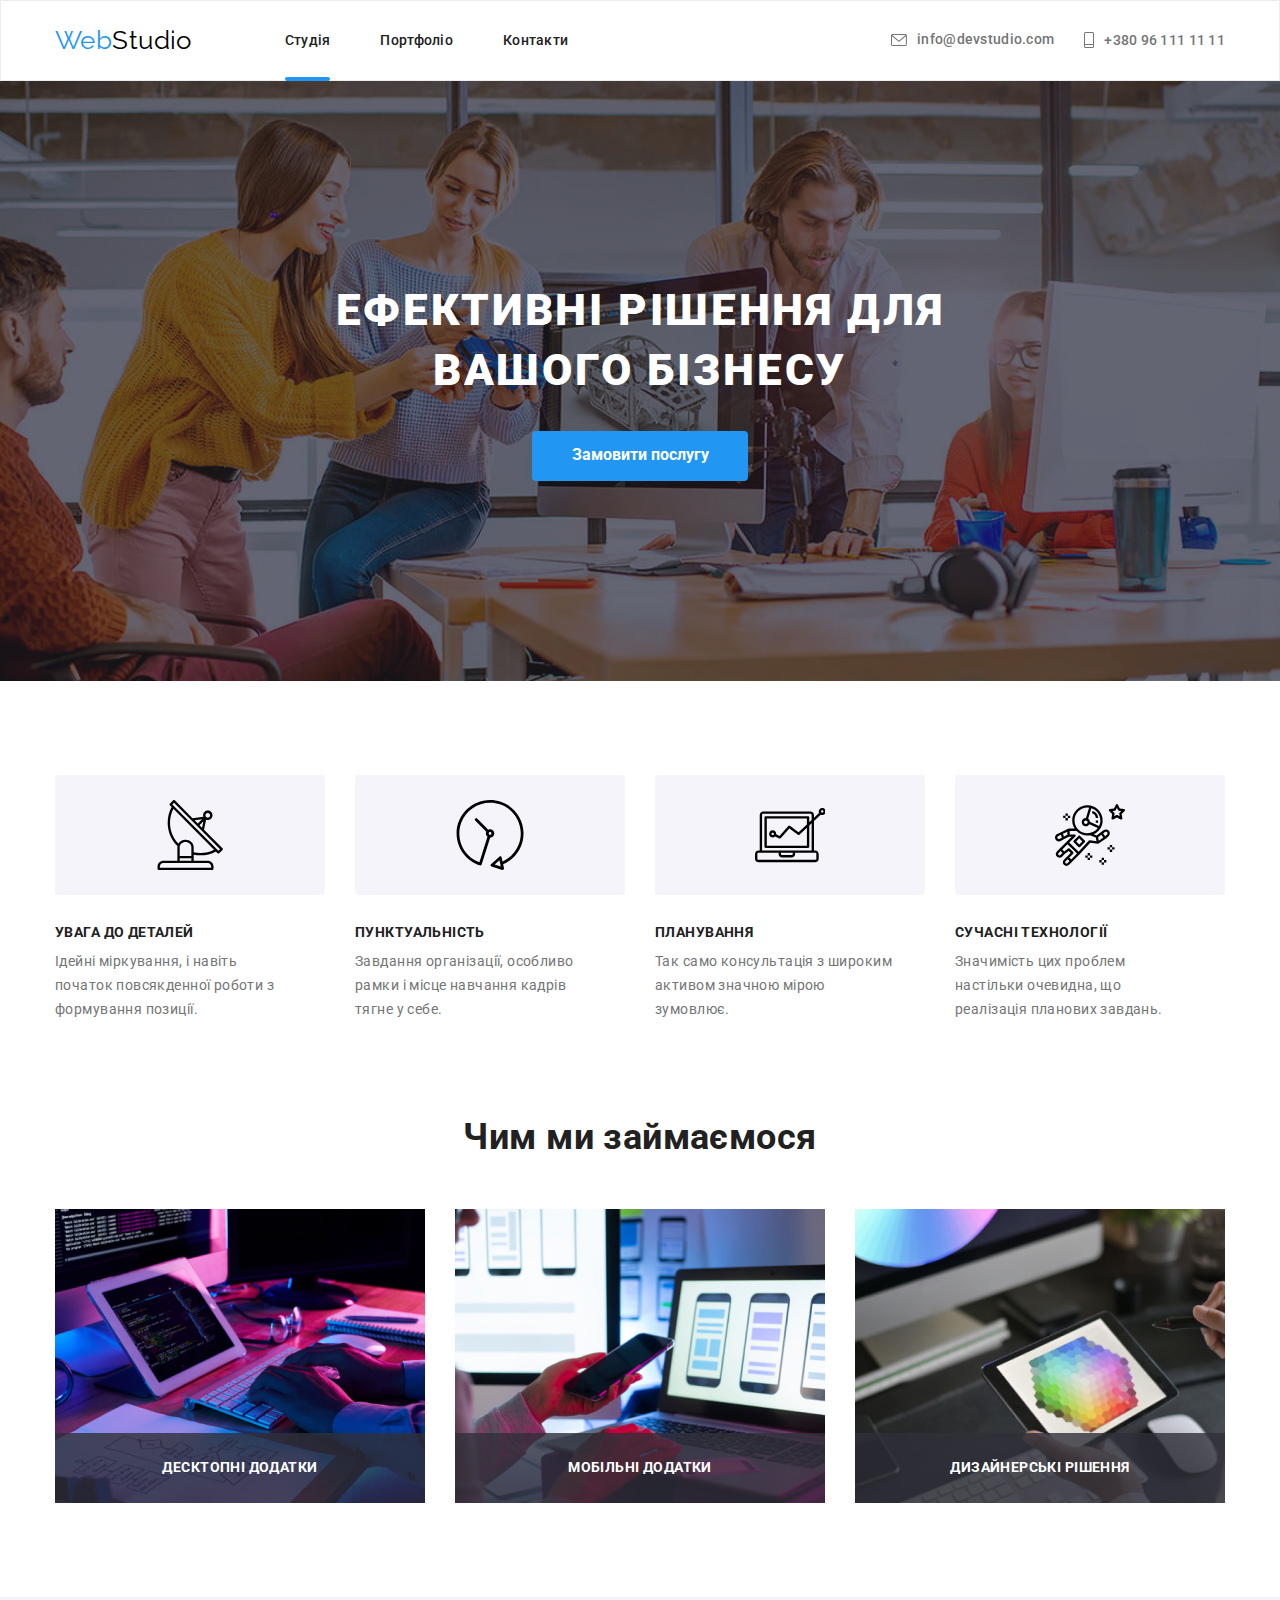
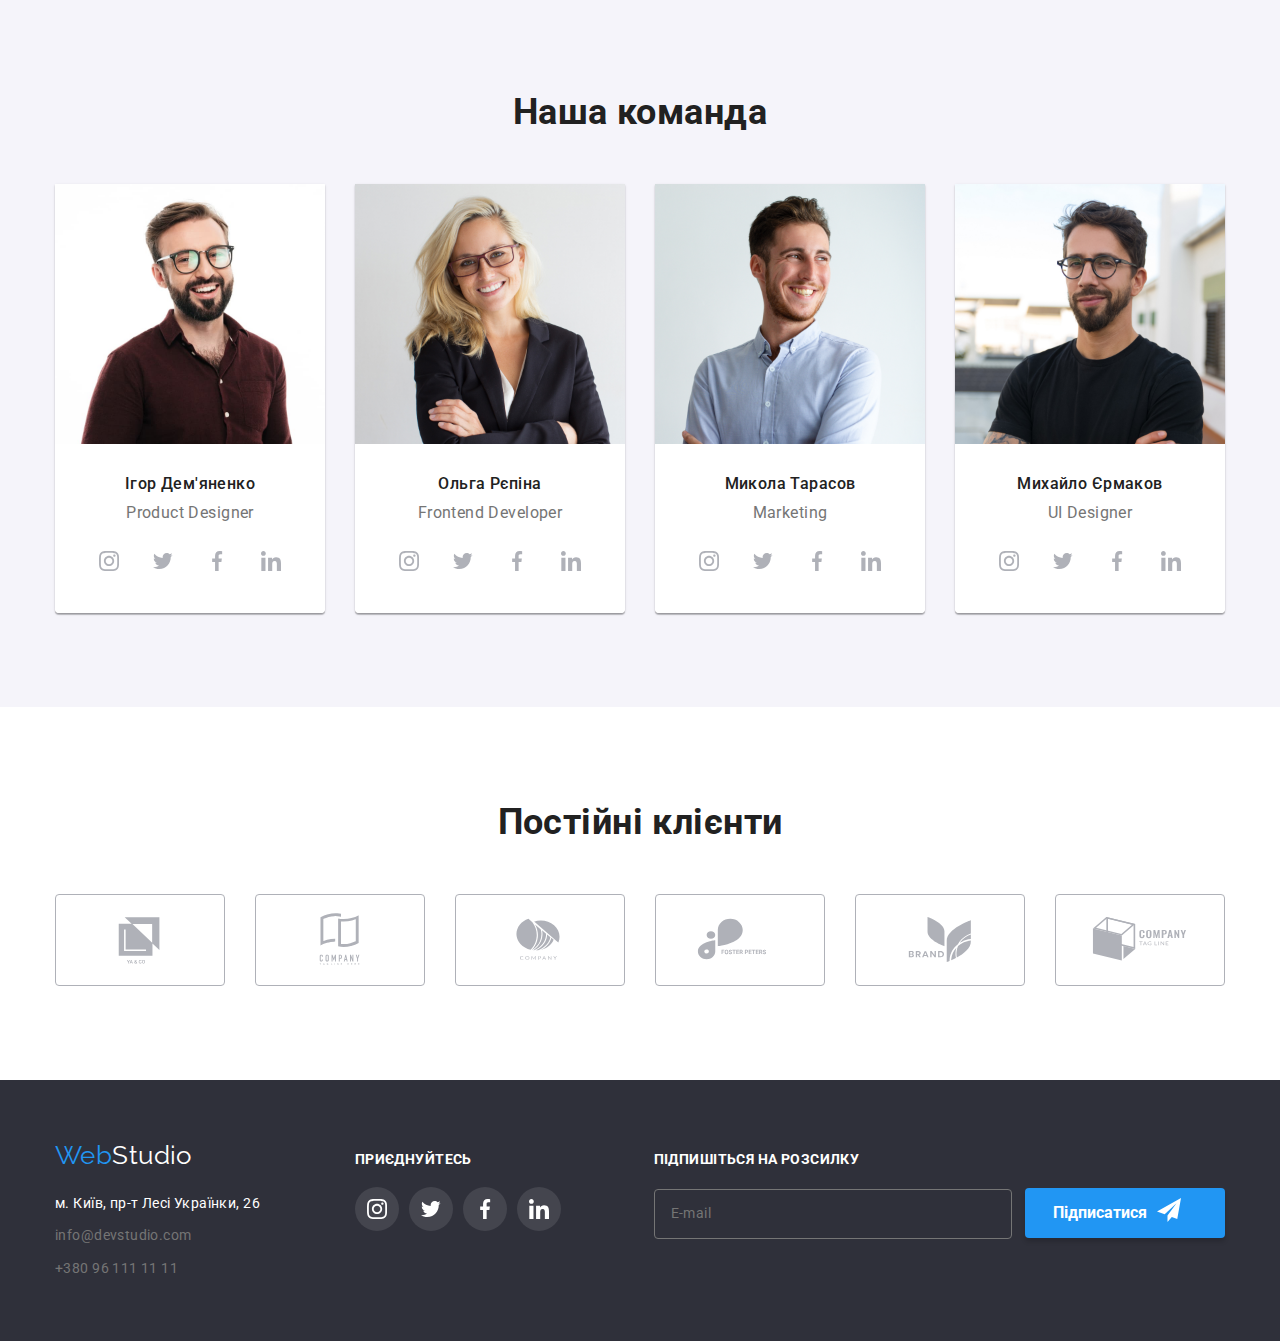
<file: index.html>
<!DOCTYPE html>
<html lang="uk">
  <head>
    <meta charset="UTF-8" />
    <meta http-equiv="X-UA-Compatible" content="IE=edge" />
    <meta name="viewport" content="width=device-width, initial-scale=1.0" />
    <title>WebStudio</title>
    <link rel="preconnect" href="https://fonts.googleapis.com" />
    <link rel="preconnect" href="https://fonts.gstatic.com" crossorigin />
    <link
      href="https://fonts.googleapis.com/css2?family=Raleway:wght@700&family=Roboto:wght@400;500;700;900&display=swap"
      rel="stylesheet"
    />
    <link
      rel="stylesheet"
      href="https://cdnjs.cloudflare.com/ajax/libs/modern-normalize/1.0.0/modern-normalize.min.css"
    />
    <link rel="stylesheet" href="./css/main.min.css" />
  </head>
  <body>

    <!-- Шапка сайту -->
    <header class="page-header header-link">
      <div class="container page-header__container">
        <a href="" class="logo logo--header">Web<span>Studio</span></a>
        <!-- Навігація -->
        <nav class="navigation">
          <ul class="navigation__list list">
            <li class="navigation__item">
              <a class="navigation__link navigation__link--current" href="./index.html">Студія</a>
            </li>
            <li class="navigation__item">
              <a class="navigation__link" href="./portfolio.html">Портфоліо</a>
            </li>
            <li class="navigation__item"><a class="navigation__link" href="#">Контакти</a></li>
          </ul>
        </nav>
        <ul class="contacts__list list">
          <li >
            <a class="contacts__link header-mail" href="mailto:info@devstudio.com"
              ><svg class="contacts__icon" width="16" height="12">
                <use href="./images/symbol-defs.svg#icon-envelope-1"></use>
              </svg>
              info@devstudio.com</a
            >
          </li>
          <li>
            <a class="contacts__link header-tel" href="tel:+380961111111"
              ><svg class="contacts__icon" width="10" height="16">
                <use href="./images/symbol-defs.svg#icon-tell"></use>
              </svg>
              +380 96 111 11 11</a
            >
          </li>
        </ul>
      </div>
    </header>

    <main>
      <!-- Герой -->
      <section class="hero">
        <div class="hero__wrap">
          <h1 class="hero__heading">Ефективні рішення для вашого бізнесу</h1>
          <button type="button" class="service" data-modal-open>Замовити послугу</button>
        </div>
      </section>

      <!-- Особливості -->
      <section class="feature">
        <div class="container">
          <h2 class="feature__caption">Особливості</h2>
          <ul class="feature__list">
            <li class="feature__item">
              <div class="feature__box">
                <svg class="feature__icon" width="70" height="70">
                  <use href="./images/symbol-defs.svg#icon-antena"></use>
                </svg>
              </div>
              <h3 class="feature__title">УВАГА ДО ДЕТАЛЕЙ</h3>
              <p class="feature__text">
                Ідейні міркування, і навіть початок повсякденної роботи з
                формування позиції.
              </p>
            </li>
            <li class="feature__item">
              <div class="feature__box">
                <svg class="feature__icon" width="70" height="70">
                  <use href="./images/symbol-defs.svg#icon-clock"></use>
                </svg>
              </div>
              <h3 class="feature__title">ПУНКТУАЛЬНІСТЬ</h3>
              <p class="feature__text">
                Завдання організації, особливо рамки і місце навчання кадрів
                тягне у себе.
              </p>
            </li>
            <li class="feature__item">
              <div class="feature__box">
                <svg class="feature__icon" width="70" height="70">
                  <use href="./images/symbol-defs.svg#icon-netbook"></use>
                </svg>
              </div>
              <h3 class="feature__title">ПЛАНУВАННЯ</h3>
              <p class="feature__text">
                Так само консультація з широким активом значною мірою зумовлює.
              </p>
            </li>

            <li class="feature__item">
              <div class="feature__box">
                <svg class="feature__icon" width="70" height="70">
                  <use href="./images/symbol-defs.svg#icon-astronaut"></use>
                </svg>
              </div>
              <h3 class="feature__title">СУЧАСНІ ТЕХНОЛОГІЇ</h3>
              <p class="feature__text">
                Значимість цих проблем настільки очевидна, що реалізація
                планових завдань.
              </p>
            </li>
          </ul>
        </div>
      </section>

      <!-- Чим ми займаємося -->
      <section class="trade">
        <div class="container">
          <h2 class="trade__caption">Чим ми займаємося</h2>
          <ul class="trade__list list">
            <li class="trade__item">
              <img
                src="images/img.jpg"
                alt="Програміст працює на ноутбуці"
                width="370"
                height="294"
              />
               <div class="trade__overlay">
                <h3 class="trade__title">Десктопні додатки</h3>
              </div>
              
                </li>
            </li>
            <li class="trade__item">
              
              <img
                src="images/img2.jpg"
                alt="Дизайнери розробляють додатки для смартфонів"
                width="370"
                height="294"
              />
              <div class="trade__overlay">
                <h3 class="trade__title">Мобільні додатки</h3>
              </div>
              
            </li>
            <li class="trade__item">
             
              <img
                src="images/img3.jpg"
                alt="Дизайнер працює над кольором"
                width="370"
                height="294"
              />
              <div class="trade__overlay">
                <h3 class="trade__title">Дизайнерські рішення</h3>
              </div>
              
            </li>
          </ul>
        </div>
      </section>

      <!-- Наша команда -->
      <section class="section section-staff">
        <div class="container">
          <h2 class="section-title">Наша команда</h2>

          <ul class="list staff staff-box">
            <li class="staff-img">
              
              <img
                src="./images/img_igor.jpg"
                alt="Студія"
                width="270"
                height="260"
              />
              <div class="staff-text">
                <h3 class="subtitle">Ігор Дем'яненко</h3>
                <p class="profession" lang="en">Product Designer</p>
                <ul class="social-list">
                  <li class="social-items">
                    <a
                      href="#"
                      class="social-links"
                      target="_blank"
                      rel="nofollow"
                      aria-label="instagram"
                      ><svg class="social-icon" width="20" height="20">
                        <use
                          href="./images/symbol-defs.svg#icon-instagram"
                        ></use>
                      </svg>
                    </a>
                  </li>

                  <li class="social-items">
                    <a
                      href="#"
                      class="social-links"
                      target="_blank"
                      rel="nofollow"
                      aria-label="twitter"
                      ><svg class="social-icon" width="20" height="20">
                        <use href="./images/symbol-defs.svg#icon-twitter"></use>
                      </svg>
                    </a>
                  </li>

                  <li class="social-items">
                    <a
                      href="#"
                      class="social-links"
                      target="_blank"
                      rel="nofollow"
                      aria-label="facebook"
                      ><svg class="social-icon" width="20" height="20">
                        <use
                          href="./images/symbol-defs.svg#icon-facebook"
                        ></use>
                      </svg>
                    </a>
                  </li>

                  <li class="social-items">
                    <a
                      href="#"
                      class="social-links"
                      target="_blank"
                      rel="nofollow"
                      aria-label="linkedin"
                      ><svg class="social-icon" width="20" height="20">
                        <use
                          href="./images/symbol-defs.svg#icon-linkedin"
                        ></use>
                      </svg>
                    </a>
                  </li>
                </ul>
              </div>
            
            </li>
          
            <li class="staff-img">
              <img
                src="./images/img_olga.jpg"
                alt="Студія"
                width="270"
                height="260"
              />
              <div class="staff-text">
                <h3 class="subtitle">Ольга Рєпіна</h3>
                <p class="profession" lang="en">Frontend Developer</p>
                <ul class="social-list">
                  <li class="social-items">
                    <a
                      href="#"
                      class="social-links"
                      target="_blank"
                      rel="nofollow"
                      aria-label="instagram"
                      ><svg class="social-icon" width="20" height="20">
                        <use
                          href="./images/symbol-defs.svg#icon-instagram"
                        ></use>
                      </svg>
                    </a>
                  </li>

                  <li class="social-items">
                    <a
                      href="#"
                      class="social-links"
                      target="_blank"
                      rel="nofollow"
                      aria-label="twitter"
                      ><svg class="social-icon" width="20" height="20">
                        <use href="./images/symbol-defs.svg#icon-twitter"></use>
                      </svg>
                    </a>
                  </li>

                  <li class="social-items">
                    <a
                      href="#"
                      class="social-links"
                      target="_blank"
                      rel="nofollow"
                      aria-label="facebook"
                      ><svg class="social-icon" width="20" height="20">
                        <use
                          href="./images/symbol-defs.svg#icon-facebook"
                        ></use>
                      </svg>
                    </a>
                  </li>

                  <li class="social-items">
                    <a
                      href="#"
                      class="social-links"
                      target="_blank"
                      rel="nofollow"
                      aria-label="linkedin"
                      ><svg class="social-icon" width="20" height="20">
                        <use
                          href="./images/symbol-defs.svg#icon-linkedin"
                        ></use>
                      </svg>
                    </a>
                  </li>
                </ul>
              </div>
            
            </li>
            <li class="staff-img">
              
              <img
                src="./images/img_mykola.jpg"
                alt="Студія"
                width="270"
                height="260"
              />
              <div class="staff-text">
                <h3 class="subtitle">Микола Тарасов</h3>
                <p class="profession" lang="en">Marketing</p>
                <ul class="social-list">
                  <li class="social-items">
                    <a
                      href="#"
                      class="social-links"
                      target="_blank"
                      rel="nofollow"
                      aria-label="instagram"
                      ><svg class="social-icon" width="20" height="20">
                        <use
                          href="./images/symbol-defs.svg#icon-instagram"
                        ></use>
                      </svg>
                    </a>
                  </li>

                  <li class="social-items">
                    <a
                      href="#"
                      class="social-links"
                      target="_blank"
                      rel="nofollow"
                      aria-label="twitter"
                      ><svg class="social-icon" width="20" height="20">
                        <use href="./images/symbol-defs.svg#icon-twitter"></use>
                      </svg>
                    </a>
                  </li>

                  <li class="social-items">
                    <a
                      href="#"
                      class="social-links"
                      target="_blank"
                      rel="nofollow"
                      aria-label="facebook"
                      ><svg class="social-icon" width="20" height="20">
                        <use
                          href="./images/symbol-defs.svg#icon-facebook"
                        ></use>
                      </svg>
                    </a>
                  </li>

                  <li class="social-items">
                    <a
                      href="#"
                      class="social-links"
                      target="_blank"
                      rel="nofollow"
                      aria-label="linkedin"
                      ><svg class="social-icon" width="20" height="20">
                        <use
                          href="./images/symbol-defs.svg#icon-linkedin"
                        ></use>
                      </svg>
                    </a>
                  </li>
                </ul>
              </div>
            
            </li>
            <li class="staff-img">
              
              <img
                src="./images/img_myhailo.jpg"
                alt="Студія"
                width="270"
                height="260"
              />
              <div class="staff-text">
                <h3 class="subtitle">Михайло Єрмаков</h3>
                <p class="profession" lang="en">UI Designer</p>
                <ul class="social-list">
                  <li class="social-items">
                    <a
                      href="#"
                      class="social-links"
                      target="_blank"
                      rel="nofollow"
                      aria-label="instagram"
                      ><svg class="social-icon" width="20" height="20">
                        <use
                          href="./images/symbol-defs.svg#icon-instagram"
                        ></use>
                      </svg>
                    </a>
                  </li>

                  <li class="social-items">
                    <a
                      href="#"
                      class="social-links"
                      target="_blank"
                      rel="nofollow"
                      aria-label="twitter"
                      ><svg class="social-icon" width="20" height="20">
                        <use href="./images/symbol-defs.svg#icon-twitter"></use>
                      </svg>
                    </a>
                  </li>

                  <li class="social-items">
                    <a
                      href="#"
                      class="social-links"
                      target="_blank"
                      rel="nofollow"
                      aria-label="facebook"
                      ><svg class="social-icon" width="20" height="20">
                        <use
                          href="./images/symbol-defs.svg#icon-facebook"
                        ></use>
                      </svg>
                    </a>
                  </li>

                  <li class="social-items">
                    <a
                      href="#"
                      class="social-links"
                      target="_blank"
                      rel="nofollow"
                      aria-label="linkedin"
                      ><svg class="social-icon" width="20" height="20">
                        <use
                          href="./images/symbol-defs.svg#icon-linkedin"
                        ></use>
                      </svg>
                    </a>
                  </li>
                </ul>
              </div>
              
            </li>
          </ul>
        </div>
      </section>

      <!-- Постійні клієнти -->
      <section class="section clients">
        <div class="container">
          <h2 class="section-title">Постійні клієнти</h2>
          <ul class="clients-list">
            <li class="clients-item">
              <a class="link-company" href="" target="_blank"
              rel="nofollow">
                <svg class="clients-svg" width="106" height="60">
                  <use href="./images/symbol-defs.svg#icon-yaco"></use>
                </svg>
              </a>
            </li>
            <li class="clients-item">
              <a class="link-company" href="" target="_blank"
              rel="nofollow">
                <svg class="clients-svg" width="106" height="60">
                  <use href="./images/symbol-defs.svg#icon-company"></use>
                </svg>
              </a>
            </li>
            <li class="clients-item">
              <a class="link-company" href="" target="_blank"
              rel="nofollow">
                <svg class="clients-svg" width="106" height="60">
                  <use href="./images/symbol-defs.svg#icon-company2"></use>
                </svg>
              </a>
            </li>
            <li class="clients-item">
              <a class="link-company" href="" target="_blank"
              rel="nofollow">
                <svg class="clients-svg" width="106" height="60">
                  <use href="./images/symbol-defs.svg#icon-foster"></use>
                </svg>
              </a>
            </li>
            <li class="clients-item">
              <a class="link-company" href="" target="_blank"
              rel="nofollow">
                <svg class="clients-svg" width="106" height="60">
                  <use href="./images/symbol-defs.svg#icon-brand"></use>
                </svg>
              </a>
            </li>
            <li class="clients-item">
              <a class="link-company" href="" target="_blank"
              rel="nofollow">
                <svg class="clients-svg" width="106" height="60">
                  <use
                    href="./images/symbol-defs.svg#icon-companytagline"
                  ></use>
                </svg>
              </a>
            </li>
          </ul>
        </div>
      </section>
    </main>

    <!-- Адрес -->
    <footer class="footer-list">
      <div class="page-footer__container  container">
        <address>
          <a href="" class="logo logo--footer"
            >Web<span>Studio</span></a
          >
          <ul class="list footer-nav">
            <li class="contacts city">
              <a href="" >м. Київ, пр-т Лесі Українки, 26</a>
            </li>
            <li class="contacts">
              <a href="mailto:info@devstudio.com"
                >info@devstudio.com</a
              >
            </li>
            <li class="contacts">
              <a href="tel:+380961111111" >+380 96 111 11 11</a>
            </li>
          </ul>
        </address>
        <div class="footer-title">
          <p class="footer-caption">Приєднуйтесь</p>
          <ul class="aside-list">
            <li class="aside-items">
              <a href="#" class="aside-links"
              target="_blank"
              rel="nofollow"
              aria-label="instagram"
                ><svg class="aside-icon" width="20" height="20">
                  <use href="./images/symbol-defs.svg#icon-instagram"></use>
                </svg>
              </a>
            </li>

            <li class="aside-items">
              <a href="#" class="aside-links" 
              target="_blank"
              rel="nofollow"
              aria-label="twitter"
                ><svg class="aside-icon" width="20" height="20">
                  <use href="./images/symbol-defs.svg#icon-twitter"></use>
                </svg>
              </a>
            </li>

            <li class="aside-items">
              <a href="#" class="aside-links"
              target="_blank"
              rel="nofollow"
              aria-label="facebook"
                ><svg class="aside-icon" width="20" height="20">
                  <use href="./images/symbol-defs.svg#icon-facebook"></use>
                </svg>
              </a>
            </li>

            <li class="aside-items">
              <a href="#" class="aside-links"
              target="_blank"
              rel="nofollow"
              aria-label="linkedin"
                ><svg class="aside-icon" width="20" height="20">
                  <use href="./images/symbol-defs.svg#icon-linkedin"></use>
                </svg>
              </a>
            </li>
          </ul>
        </div>

        <div class="subscription">
          <p class="social-text">Підпишіться на розсилку</p>
          <form class="form" autocomplete="off">
            <label class="form-field-footer">
             <input type="email" class="form-input"
                name="Email-for-subscription"
                placeholder="E-mail"
              />
            </label>

            <button type="submit" class="button button-send">
              Підписатися
              <svg class="send-icon" width="24" height="24">
                <use href="./images/icons.svg#icon-send"></use>
              </svg>
            </button>
          </form>
        </div>
      </div>
    </footer>

    <!-- Модальне вікно -->

    <div class="backdrop is-hidden" data-modal>
      <div class="modal">
        <button class="btn-close" type="button" aria-label="Закрити" data-modal-close>
          <svg class="icon-close" width="11" height="11">
            <use href="./images/symbol-defs.svg#icon-close"></use>
          </svg>
        </button>

        <form class="form" autocomplete="off">
          <p class="modal-title">Залиште свої дані, ми вам передзвонимо</p>
          <div class="form-field">
            <label class="modal-label" for="user-name">Ім'я</label>
             <input
                class="modal-input"
                type="text"
                name="user-name"
                id="user-name"
              />
              <svg class="modal-icon" width="18" height="18">
                <use href="./images/icons.svg#icon-person"></use>
              </svg>
          </div>
          
          <div class="form-field">
            <label class="modal-label" for="user-phone">Телефон</label>
            <input
              class="modal-input"
              type="tel"
              name="user-phone"
              id="user-phone"
            />
            <svg class="modal-icon" width="18" height="18">
              <use href="./images/icons.svg#icon-phoneblack"></use>
            </svg>
          </div>
          
          <div class="form-field">
            <label class="modal-label" for="user-mail">Пошта</label>
              <input
                class="modal-input"
                type="email"
                name="user-mail"
                id="user-mail"
              />
              <svg class="modal-icon" width="18" height="18">
                <use href="./images/icons.svg#icon-email"></use>
              </svg>
          </div>

          <div class="form-field">
            <label class="modal-label" for="user-comment">Коментар</label>
            <textarea
              class="comment"
              name="user-comment"
              id="user-comment"
              rows="9"
              placeholder="Введіть текст"
            ></textarea>
          </div>
          
          <div class="form-field-check">
            <label class="checkbox-label" for="check">
            <input class="checkbox-input" type="checkbox" name="check" id="check"/>
            <span class="checkbox-icon"></span>
            Погоджуюся з розсилкою та приймаю <a class="checkbox-link" 
            href=""> Умови договору</a>
           </label>
          </div>
          
          <button class="modal-form-button" type="submit">Відправити</button>

        </form>
      </div>
    </div>
    <script src="./js/modal.js"></script>
  </body>
</html>
</file>
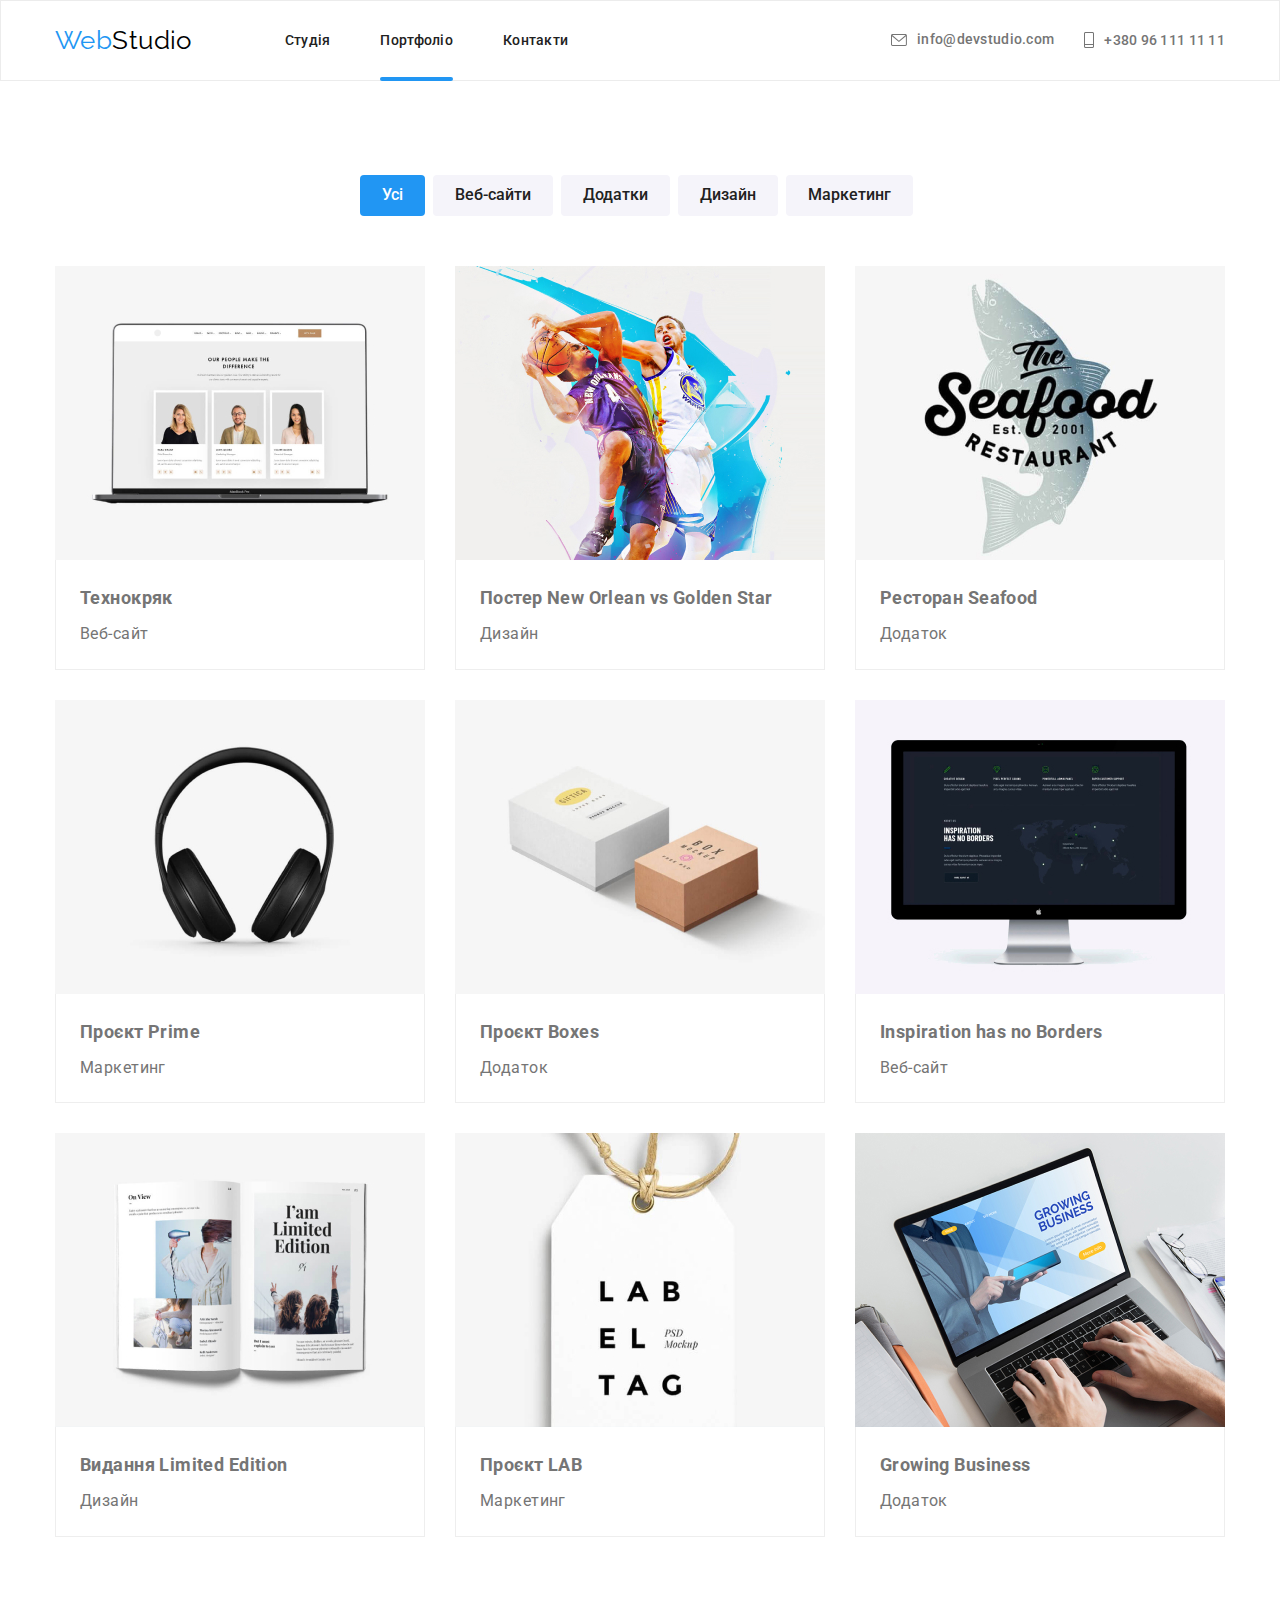
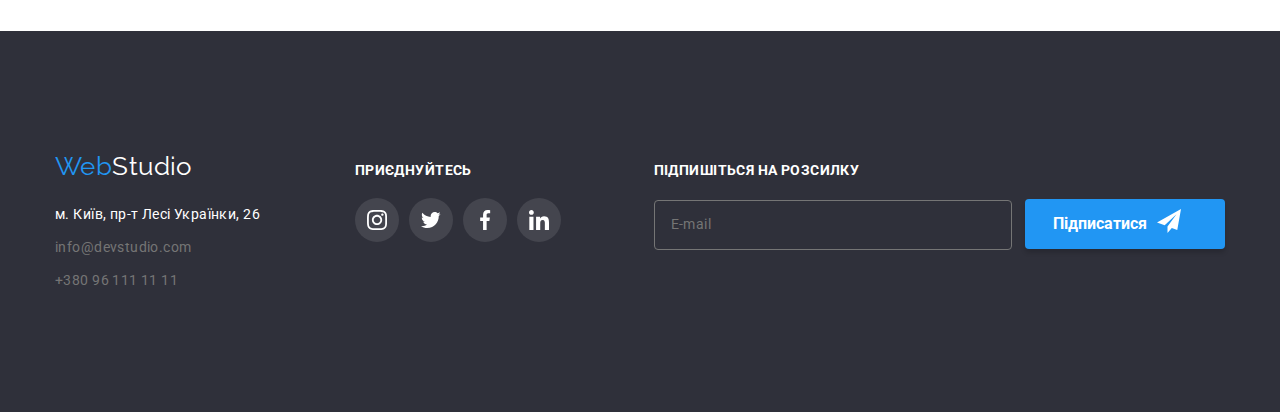
<file: portfolio.html>
<!DOCTYPE html>
<html lang="en">
<head>
    <meta charset="UTF-8">
    <meta http-equiv="X-UA-Compatible" content="IE=edge">
    <meta name="viewport" content="width=device-width, initial-scale=1.0">
    <title>WebStudio</title>
    <link rel="preconnect" href="https://fonts.googleapis.com">
    <link rel="preconnect" href="https://fonts.gstatic.com" crossorigin>
    <link href="https://fonts.googleapis.com/css2?family=Raleway:wght@700&family=Roboto:wght@400;500;700;900&display=swap" rel="stylesheet">
    <link rel="stylesheet" href="https://cdnjs.cloudflare.com/ajax/libs/modern-normalize/1.0.0/modern-normalize.min.css"/>
    <link rel="stylesheet" href="./css/main.min.css"/>
</head>
<body>
    <!-- Шапка сайту -->
    <header class="page-header header-link">
      <div class="container page-header__container">
        <a href="" class="logo logo--header">Web<span>Studio</span></a>
        <!-- Навігація -->
        <nav class="navigation">
          <ul class="navigation__list list">
            <li class="navigation__item">
              <a class="navigation__link" href="./index.html">Студія</a>
            </li>
            <li class="navigation__item">
              <a class="navigation__link navigation__link--current" href="./portfolio.html">Портфоліо</a>
            </li>
            <li class="navigation__item"><a class="navigation__link" href="#">Контакти</a></li>
          </ul>
        </nav>
        <ul class="contacts__list list">
          <li >
            <a class="contacts__link header-mail" href="mailto:info@devstudio.com"
              ><svg class="contacts__icon" width="16" height="12">
                <use href="./images/symbol-defs.svg#icon-envelope-1"></use>
              </svg>
              info@devstudio.com</a
            >
          </li>
          <li>
            <a class="contacts__link header-tel" href="tel:+380961111111"
              ><svg class="contacts__icon" width="10" height="16">
                <use href="./images/symbol-defs.svg#icon-tell"></use>
              </svg>
              +380 96 111 11 11</a
            >
          </li>
        </ul>
      </div>
    </header>
      <main>
        <h1 class="hidden">Портфоліо</h1>
        <section class="section">
          <div class="container">
          <ul class="list portfolio-nav">
            <li><button type="button" class="portfolio-button button-all">Усі</button></li>
            <li><button type="button" class="portfolio-button">Веб-сайти</button></li>
            <li><button type="button" class="portfolio-button">Додатки</button></li>
            <li><button type="button" class="portfolio-button">Дизайн</button></li>
            <li><button type="button" class="portfolio-button">Маркетинг</button></li>
          </ul>

          
          <ul class="list card-set">
            <li class="pictures">
             <a href="">
            <div class="projects-thumb">
              <img src="./images/imgP1.jpg" alt="Веб-сайт"
              width="370"
              height="294"
             />
             <div class="projects-overlay">
              <p class="projects-overlay-text">
                Ресурс пропонує комплексні пропозиції з різним рівнем функціоналу та сервісів. Все це дозволить відвідувачу отримати вичерпні відомості про компанію чи приватну особу.
             </p>
              </div>  
            </div>

             <div class="card-items">
              <h2 class="card-text">Технокряк</h2>
              <p class="about-card">Веб-сайт</p>
             </div>
             </a>  
           </li>
            
           <li class="pictures">
            <a href="">
           <div class="projects-thumb">
             <img src="./images/imgP2.jpg" alt="Дизайн постеру"
             width="370"
             height="294"
             />
             <div class="projects-overlay">
              <p class="projects-overlay-text">
                Ресурс пропонує комплексні пропозиції з різним рівнем функціоналу та сервісів. Все це дозволить відвідувачу отримати вичерпні відомості про компанію чи приватну особу.
             </p>
              </div>  
            </div>

             <div class="card-items">
              <h2 class="card-text">Постер New Orlean vs Golden Star</h2>
              <p class="about-card">Дизайн</p>
            </div>
             </a>
            </li>
          
            <li class="pictures">
              <a href="">
            <div class="projects-thumb">
             <img src="./images/imgP3.jpg" alt="Додаток ресторану Seafood"
             width="370"
             height="294"
             />
             <div class="projects-overlay">
              <p class="projects-overlay-text">
                Ресурс пропонує комплексні пропозиції з різним рівнем функціоналу та сервісів. Все це дозволить відвідувачу отримати вичерпні відомості про компанію чи приватну особу.
             </p>
              </div>  
            </div>

             <div class="card-items">
              <h2 class="card-text">Ресторан Seafood</h2>
              <p class="about-card">Додаток</p>
            </div>
             </a>
            </li>

            <li class="pictures">
            <a href="">
            <div class="projects-thumb">
              <img src="./images/imgP4.jpg" alt="Зображення навушників"
              width="370"
              height="294"
             />
              <div class="projects-overlay">
              <p class="projects-overlay-text">
                Ресурс пропонує комплексні пропозиції з різним рівнем функціоналу та сервісів. Все це дозволить відвідувачу отримати вичерпні відомості про компанію чи приватну особу.
             </p>
              </div>  
            </div>

            <div class="card-items">
              <h2 class="card-text">Проєкт Prime</h2>
              <p class="about-card">Маркетинг</p>
            </div>
             </a>
            </li>
          
            <li class="pictures">
              <a href="">
            <div class="projects-thumb">
             <img src="./images/imgP5.jpg" alt="Додаток Boxes"
             width="370"
             height="294"
             />
              <div class="projects-overlay">
              <p class="projects-overlay-text">
                Ресурс пропонує комплексні пропозиції з різним рівнем функціоналу та сервісів. Все це дозволить відвідувачу отримати вичерпні відомості про компанію чи приватну особу.
             </p>
              </div>  
            </div>

             <div class="card-items">
              <h2 class="card-text">Проєкт Boxes</h2>
              <p class="about-card">Додаток</p>
            </div>
             </a> 
            </li>
            

            <li class="pictures">
              <a href="">
            <div class="projects-thumb">
              <img src="./images/imgP6.jpg" alt="Веб-сайт"
              width="370"
              height="294"
              />
              <div class="projects-overlay">
                <p class="projects-overlay-text">
                  Ресурс пропонує комплексні пропозиції з різним рівнем функціоналу та сервісів. Все це дозволить відвідувачу отримати вичерпні відомості про компанію чи приватну особу.
               </p>
              </div>  
            </div>

              <div class="card-items">
                <h2 class="card-text">Inspiration has no Borders</h2>
                <p class="about-card">Веб-сайт</p>
              </div>
              </a>
            </li>

            <li class="pictures">
              <a href="">
             <div class="projects-thumb">
               <img src="./images/imgP7.jpg" alt="Дизайн видання Limited Edition"
               width="370"
               height="294"
               />
               <div class="projects-overlay">
                <p class="projects-overlay-text">
                  Ресурс пропонує комплексні пропозиції з різним рівнем функціоналу та сервісів. Все це дозволить відвідувачу отримати вичерпні відомості про компанію чи приватну особу.
               </p>
                </div>  
              </div>

               <div class="card-items">
                <h2 class="card-text">Видання Limited Edition</h2>
                <p class="about-card">Дизайн</p>
              </div> 
               </a>
            </li>
           

            <li class="pictures">
              <a href="">
             <div class="projects-thumb">
                <img src="./images/imgP8.jpg" alt="Маркетинг проєкту LAB"
                width="370"
                height="294"
               />
               <div class="projects-overlay">
                <p class="projects-overlay-text">
                  Ресурс пропонує комплексні пропозиції з різним рівнем функціоналу та сервісів. Все це дозволить відвідувачу отримати вичерпні відомості про компанію чи приватну особу.
               </p>
                </div>  
              </div>

               <div class="card-items">
                <h2 class="card-text">Проєкт LAB</h2>
                <p class="about-card">Маркетинг</p>
              </div> 
              </a>
            </li>
            

            <li class="pictures">
              <a href="">
             <div class="projects-thumb">
              <img src="./images/imgP9.jpg" alt="Додаток Growing Business"
              width="370"
              height="294"
              />
              <div class="projects-overlay">
                <p class="projects-overlay-text">
                  Ресурс пропонує комплексні пропозиції з різним рівнем функціоналу та сервісів. Все це дозволить відвідувачу отримати вичерпні відомості про компанію чи приватну особу.
               </p>
                </div>  
              </div>

              <div class="card-items">
                <h2 class="card-text">Growing Business</h2>
                <p class="about-card">Додаток</p>
              </div>
              </a>
            </li>

          </ul>
        </div>
        </section>

      </main>




      <!-- Адрес -->
          <section class="footer-list"> 
            <footer class="footer-list">
              <div class="page-footer__container  container">
                <address>
                  <a href="" class="logo logo--footer"
                    >Web<span>Studio</span></a
                  >
                  <ul class="list footer-nav">
                    <li class="contacts city">
                      <a href="" >м. Київ, пр-т Лесі Українки, 26</a>
                    </li>
                    <li class="contacts">
                      <a href="mailto:info@devstudio.com"
                        >info@devstudio.com</a
                      >
                    </li>
                    <li class="contacts">
                      <a href="tel:+380961111111" >+380 96 111 11 11</a>
                    </li>
                  </ul>
                </address>
                <div class="footer-title">
                  <p class="footer-caption">Приєднуйтесь</p>
                  <ul class="aside-list">
                    <li class="aside-items">
                      <a href="#" class="aside-links"
                      target="_blank"
                      rel="nofollow"
                      aria-label="instagram"
                        ><svg class="aside-icon" width="20" height="20">
                          <use href="./images/symbol-defs.svg#icon-instagram"></use>
                        </svg>
                      </a>
                    </li>
        
                    <li class="aside-items">
                      <a href="#" class="aside-links" 
                      target="_blank"
                      rel="nofollow"
                      aria-label="twitter"
                        ><svg class="aside-icon" width="20" height="20">
                          <use href="./images/symbol-defs.svg#icon-twitter"></use>
                        </svg>
                      </a>
                    </li>
        
                    <li class="aside-items">
                      <a href="#" class="aside-links"
                      target="_blank"
                      rel="nofollow"
                      aria-label="facebook"
                        ><svg class="aside-icon" width="20" height="20">
                          <use href="./images/symbol-defs.svg#icon-facebook"></use>
                        </svg>
                      </a>
                    </li>
        
                    <li class="aside-items">
                      <a href="#" class="aside-links"
                      target="_blank"
                      rel="nofollow"
                      aria-label="linkedin"
                        ><svg class="aside-icon" width="20" height="20">
                          <use href="./images/symbol-defs.svg#icon-linkedin"></use>
                        </svg>
                      </a>
                    </li>
                  </ul>
                </div>

                <div class="subscription">
                  <p class="social-text">Підпишіться на розсилку</p>
                  <form class="form" autocomplete="off">
                    <label class="form-field-footer">
                     <input type="email" class="form-input"
                        name="Email-for-subscription"
                        placeholder="E-mail"
                      />
                    </label>
        
                    <button type="submit" class="button button-send">
                      Підписатися
                      <svg class="send-icon" width="24" height="24">
                        <use href="./images/icons.svg#icon-send"></use>
                      </svg>
                    </button>
                  </form>
                </div>

              </div>
            </footer>
          </section>
          
</body>
</html>
</file>
<file: css/main.min.css>
body{background-color:var(--primary-bg-color);color:var(--primary-text-color);font-family:"Roboto",sans-serif;font-size:14px;letter-spacing:.03em;line-height:1.71}h1,h2,h3,h4,h5,h6,p{margin:0;padding:0}address{font-style:normal}p{margin:0}button{font-family:inherit;padding:0;margin:0}img{display:block;width:100%;height:auto}ul{list-style:none;padding:0;margin:0}a{text-decoration:none;color:inherit}button{cursor:pointer;border-radius:4px}.container{max-width:1200px;margin:0 auto;padding:0 15px}.section{padding-top:94px;padding-bottom:94px}.section-title{font-weight:700;font-size:36px;line-height:1.2;text-align:center;margin-bottom:50px}.hidden{position:absolute;white-space:nowrap;width:1px;height:1px;overflow:hidden;border:0;padding:0;clip:rect(0 0 0 0);clip-path:inset(50%);margin:-1px}.page-header__container{display:flex;align-items:center;justify-content:center}.page-footer__container{display:flex;align-items:baseline;flex-basis:calc((50% - 45px)/2)}.logo,.contacts__link,.navigation__link{text-decoration:none}.trade__list,.feature__list,.navigation__list,.contacts__list{list-style:none;margin:0;padding:0}.trade,.feature,.hero{padding-top:94px;padding-bottom:94px}.feature__caption{position:absolute;width:1px;height:1px;margin:-1px;padding:0;border:0;clip:rect(0 0 0 0);overflow:hidden}.feature{padding-bottom:0}:root{--primary-text-color: #212121;--secondary-text-color: #757575;--accent-color: #2196F3;--primary-bg-color: #ffffff;--border-white-color: #ECECEC;--icon-grey-color: #afb1b8;--timing-function: cubic-bezier(0.4, 0, 0.2, 1)}.page-header{border:1px solid var(--border-white-color);background-color:var(--primary-bg-color)}.header-link{--header-padding: 24px;padding:var(--header-padding) 0}.navigation{display:flex;align-items:center}.navigation__item:not(:last-child){margin-right:50px}.navigation__link{position:relative}.navnavigation__list .navigation__link .contacts__list{transition:color 250ms var(--timing-function)}.navigation__list .navigation__link.current{color:var(--accent-color)}.navigation__link--current::after{content:"";position:absolute;left:0;bottom:calc(0px - var(--header-padding) - 9px);display:block;width:100%;height:4px;background-color:var(--accent-color);border-radius:2px}.navigation__list,.contacts__list{display:flex;font-weight:500;font-size:14px;line-height:1.1;letter-spacing:.02em}.navigation__link{color:var(--primary-text-color);transition-property:color;transition-duration:250ms;transition-timing-function:var(--timing-function)}.navigation__link:hover,.navigation__link:focus{color:var(--accent-color)}.navigation__link:not(:last-child){margin-right:50px}.contacts__list{margin-left:auto}.contacts__link{color:var(--secondary-text-color);display:flex;align-items:center;justify-content:center;transition-property:color;transition-duration:250ms;transition-timing-function:var(--timing-function)}.contacts__link:hover,.contacts__link:focus{color:var(--accent-color)}.contacts__icon{fill:currentColor;margin-right:10px}.header-mail{margin-right:30px}.footer-list{background-color:#2f303a;padding-top:60px;padding-bottom:60px}.footer-row{display:flex;align-items:center;flex-basis:calc((50% - 45px)/2)}.footer-nav{font-weight:400;font-size:14px;line-height:1.7;color:rgba(255,255,255,.6);margin-top:20px}.contacts{font-style:normal;font-weight:400;font-size:14px;transition-property:color;transition-duration:250ms;transition-timing-function:var(--timing-function)}.contacts{color:var(--secondary-text-color);font-style:normal}.city{color:var(--primary-bg-color)}.contacts:not(:last-child){margin-bottom:9px}.contacts:hover,.contacts:focus{color:#fff}.footer-caption{font-weight:700;font-size:14px;line-height:1.1;text-transform:uppercase;color:#fff;margin-bottom:20px}.footer-title{margin-left:70px}.aside-list{display:flex;justify-content:center;align-items:center}.aside-items:not(:first-child){margin-left:10px}.aside-links{width:44px;height:44px;border-radius:50%;display:flex;justify-content:center;align-items:center;color:var(--primary-bg-color);background:rgba(255,255,255,.1);transition-property:background-color;transition-duration:250ms;transition-timing-function:var(--timing-function)}.aside-icon{fill:currentColor}.aside-links:hover,.aside-links:focus{color:var(--primary-bg-color);background-color:var(--accent-color)}.subscription{display:flex;flex-direction:column;margin-left:auto}.social-text{color:var(--primary-bg-color);text-transform:uppercase;font-weight:700;font-size:14px;line-height:1.14;letter-spacing:.03em;margin-bottom:20px}.form-input{min-width:358px;max-height:50px;font-size:16px;line-height:1.25;letter-spacing:.03em;padding:15px 16px 15px;background-color:rgba(0,0,0,0);font:inherit;border:1px solid var(--secondary-text-color);border-radius:4px;color:rgba(255,255,255,.6)}.send-icon{fill:currentColor}.hero{background-color:#c4c4c4;max-width:1600px;max-height:600px;margin-left:auto;margin-right:auto;padding-bottom:200px;padding-top:200px;background-image:linear-gradient(rgba(47, 48, 58, 0.4), rgba(47, 48, 58, 0.4)),url("../images/img.b-g-hero.jpg");background-repeat:no-repeat;background-position:center;background-size:cover}.hero__wrap{width:696px;margin-left:auto;margin-right:auto;text-align:center}.hero__heading{font-weight:900;font-size:44px;line-height:1.36;text-align:center;text-transform:uppercase;letter-spacing:.06em;margin-bottom:30px;color:var(--primary-bg-color)}.feature__list{display:flex}.feature__item{width:270px}.feature__item:not(:last-child){margin-right:30px}.feature__box{display:flex;justify-content:center;align-items:center;width:270px;height:120px;background-color:#f5f4fa;border-radius:4px;margin-bottom:30px}.feature__title{font-weight:700;font-size:14px;line-height:1.1;margin-bottom:10px}.feature__text{color:#757575;font-weight:400;font-size:14px;line-height:1.71;margin-right:30px}.trade__caption{font-weight:700;font-size:36px;line-height:1.2;text-align:center;margin-bottom:50px}.trade__list{display:flex}.trade__item:not(:first-child){margin-left:30px}.trade__item{position:relative}.trade__title{position:absolute;padding-top:27px;padding-bottom:27px;font-weight:700;font-size:14px;line-height:1.14;letter-spacing:.03em;text-transform:uppercase}.trade__overlay{display:flex;justify-content:center;align-items:center;position:absolute;bottom:0;background-color:rgba(47,48,58,.8);width:100%;height:70px;margin:0;font-weight:700;line-height:1.14;text-transform:uppercase;color:var(--primary-bg-color)}.clients .clients-list{display:flex;justify-content:center;align-items:center}.clients-item{width:170px;height:92px;color:var(--icon-grey-color)}.clients-item:not(:last-child){margin-right:30px}.link-company{width:170px;height:92px;color:var(--icon-grey-color);border-radius:4px;border:1px solid var(--icon-grey-color);display:flex;justify-content:center;align-items:center;border:1px solid var(--icon-grey-color);border-radius:4px;transition-property:border-color;transition-duration:250ms;transition-timing-function:var(--timing-function)}.clients-icon{color:var(--icon-grey-color)}.link-company:hover,.link-company:focus{color:var(--accent-color);background-color:var(--primary-bg-color);border:1px solid #2196f3;border-radius:4px}.clients-svg{fill:currentColor}.section-staff{background:#f5f4fa}.staff{display:flex}.staff-box{border-radius:0px 0px 4px 4px}.staff-img{border-radius:0px 0px 4px 4px;box-shadow:0px 1px 3px rgba(0,0,0,.12),0px 1px 1px rgba(0,0,0,.14),0px 2px 1px rgba(0,0,0,.2)}.staff-img+.staff-img{margin-left:30px}.staff-text{background:#fff;border-radius:0px 0px 4px 4px;padding-top:30px;padding-bottom:30px;text-align:center}.subtitle{font-weight:500;font-size:16px;line-height:1.2;margin-bottom:10px}.profession{color:#757575;font-weight:400;font-size:16px;line-height:1.2;margin-bottom:16px}.staff-text::after{background-image:url(icon-instagram)}.social-list{display:flex;justify-content:center;align-items:center}.social-items:not(:last-child){margin-right:10px}.social-links{width:44px;height:44px;border-radius:50%;display:flex;justify-content:center;align-items:center;color:var(--icon-grey-color);transition-property:background-color;transition-duration:250ms;transition-timing-function:var(--timing-function);transition-property:color;transition-duration:250ms;transition-timing-function:var(--timing-function)}.social-icon{fill:currentColor}.social-links:hover,.social-links:focus{color:var(--primary-bg-color);background-color:var(--accent-color)}.portfolio-nav{display:flex;justify-content:center;margin-bottom:50px}.portfolio-button{background-color:#f5f4fa;color:var(--primary-text-color);font-family:inherit;font-weight:500;font-size:16px;line-height:1.8;margin-right:8px;padding:6px 22px;border:0px;transition-property:background-color;transition-duration:250ms;transition-timing-function:var(--timing-function);transition-property:color;transition-duration:250ms;transition-timing-function:var(--timing-function);transition-property:box-shadow;transition-duration:250ms;transition-timing-function:var(--timing-function);border:0px}.button-all{background-color:var(--accent-color);color:var(--primary-bg-color)}.portfolio-button:hover,.portfolio-button:focus{background-color:var(--accent-color);color:var(--primary-bg-color);box-shadow:0px 3px 1px rgba(0,0,0,.1),0px 1px 2px rgba(0,0,0,.08),0px 2px 2px rgba(0,0,0,.12);border-radius:4px}.card-set{display:flex;flex-wrap:wrap;gap:30px;font-weight:400;font-size:16px;line-height:1.8;color:#757575}.pictures{flex-basis:calc((100% - 60px)/3);transition-property:box-shadow;transition-duration:250ms;transition-timing-function:var(--timing-function)}.pictures:nth-child(3n){margin-right:0}.pictures:hover,.pictures:focus{box-shadow:0px 1px 1px rgba(0,0,0,.12),0px 4px 4px rgba(0,0,0,.06),1px 4px 6px rgba(0,0,0,.16)}.card-items{background-color:var(--primary-bg-color);padding:20px 24px;border:1px solid #eee;border-top:0}.card-text{font-weight:700;font-size:18px;line-height:2;margin-bottom:4px}.profession{font-weight:400;font-size:16px;line-height:1.2}.projects-thumb{position:relative;overflow:hidden}.projects-thumb::before{position:absolute;content:" ";width:100%;height:100%;background-color:rgba(33,150,243,.9);transform:translateY(100%);transition:transform 250ms var(--timing-function)}.pictures:hover .projects-thumb::before{opacity:1;transform:translateY(0)}.projects-overlay{position:absolute;top:0;left:0;width:100%;height:100%;opacity:0;transform:translateY(100%);transition:transform 250ms var(--timing-function)}.pictures:hover .projects-overlay{opacity:1;transform:translateY(0)}.projects-overlay-text{align-items:center;padding:63px 24px;margin-bottom:0;font-weight:400;font-size:18px;line-height:1.56;color:var(--primary-bg-color)}.service{background-color:var(--accent-color);color:#fff;font-weight:700;font-size:16px;line-height:1.8;font-family:inherit;padding:10px 32px;width:216px;height:50px;border:rgba(0,0,0,0);transition-property:background-color;transition-duration:250ms;transition-timing-function:var(--timing-function)}.service:hover,.service:focus{background-color:#188ce8}.button-send{display:inline-flex;border:none;cursor:pointer;font-weight:700;font-size:16px;line-height:1.87;padding:10px 28px;min-width:200px;background:#2196f3;color:var(--primary-bg-color);box-shadow:0px 4px 4px rgba(0,0,0,.15);border-radius:4px;margin-left:10px}.button-send .send-icon{margin-left:10px}.button-send:active{background-color:#f5f4fa;color:var(--accent-color)}.btn-close{position:absolute;top:8px;right:8px;width:30px;height:30px;display:flex;justify-content:center;align-items:center;border-radius:50%;border:1px solid rgba(0,0,0,.1);background-color:rgba(0,0,0,0);cursor:pointer;transition:color 250ms var(--timing-function),background-color 250ms var(--timing-function)}.btn-close:hover,.btn-close:focus{fill:var(--accent-color)}.modal-form-button{display:block;justify-content:center;align-items:center;width:200px;height:50px;margin-left:auto;margin-right:auto;margin-top:30px;border:none;border-radius:4px;box-shadow:0px 4px 4px rgba(0,0,0,.15);cursor:pointer;font-family:inherit;font-weight:700;font-size:16px;line-height:1.87;letter-spacing:.06em;color:var(--primary-bg-color);background-color:var(--accent-color);text-decoration:none;transition:background-color 250ms var(--timing-function),box-shadow 250ms var(--timing-function)}.modal-form-button:hover,.modal-form-button:focus{background-color:#188ce8}.logo{text-decoration:none;font-family:Raleway,sans-serif;font-style:normal;font-size:26px;line-height:1.19;color:var(--accent-color);margin-right:93px}.logo:hover,.logo:focus{text-decoration:underline var(--accent-color);transition-duration:250ms;transition-timing-function:var(--timing-function)}.logo--header span{color:#000}.logo--footer span{color:#fff}.backdrop{position:fixed;top:0;left:0;width:100%;height:100%;background-color:rgba(0,0,0,.2)}.is-hidden .modal{transform:translate(-50%, -50%) scale(0.9)}.modal{position:absolute;top:50%;left:50%;width:100%;padding:40px;max-width:528px;min-height:581px;background-color:var(--primary-bg-color);transform:translate(-50%, -50%) scale(1);transition:transform 250ms var(--timing-function);box-shadow:0px 1px 3px rgba(0,0,0,.12),0px 1px 1px rgba(0,0,0,.14),0px 2px 1px rgba(0,0,0,.2);border-radius:4px}.backdrop.is-hidden{opacity:0;pointer-events:none}.modal .modal-title{font-weight:700;font-size:20px;line-height:1.15;letter-spacing:.03em;text-align:center;margin-bottom:12px;color:#212121}.form-field{display:flex;flex-direction:column;text-align:left;position:relative;margin-bottom:10px}.modal-label{font-size:12px;line-height:1.16;letter-spacing:.01em;color:var(--secondary-text-color);margin-bottom:4px}.modal-input{width:100%;height:40px;font:inherit;font-size:12px;line-height:1.17;letter-spacing:.01em;color:var(--primary-text-color);padding:12px;padding-left:42px;margin:0;background-color:rgba(0,0,0,0);border:1px solid rgba(33,33,33,.2);border-radius:4px;transition:color 250ms var(--timing-function),border-color 250ms var(--timing-function)}.modal-icon{position:absolute;top:50%;left:12px;fill:currentColor;transition:fill 250ms var(--timing-function)}.modal-input:hover,.modal-input:focus{outline:none;border-color:var(--accent-color)}.modal-input:hover+.modal-icon,.modal-input:focus+.modal-icon{fill:var(--accent-color)}.comment{resize:none;height:120px;font-size:12px;line-height:1.17;letter-spacing:.01em;padding:12px 16px;border-radius:4px;border:1px solid rgba(33,33,33,.2);color:var(--primary-text-color);outline-color:var(--accent-color);transition:color 250ms var(--timing-function),border 250ms var(--timing-function)}.form-field .comment:focus-within{border:1px solid var(--accent-color)}.comment::placeholder{font-size:12px;line-height:1.17;letter-spacing:.01em;color:rgba(117,117,117,.5)}.form-field-check{padding-left:14px;margin-top:25px;margin-bottom:30px}.checkbox-label{display:flex;align-items:center;font-size:14px;line-height:1.71;color:var(--secondary-text-color)}.checkbox-input{position:absolute;width:1px;height:1px;padding:0;margin:-1px;border:0;overflow:hidden;clip:rect(0 0 0 0)}.checkbox-link{margin-left:5px;font-weight:400;color:var(--accent-color);text-decoration-line:underline;transition:color 250ms var(--timing-function)}.checkbox-link:hover,.checkbox-link:focus{color:var(--primary-text-color)}.checkbox-icon{display:inline-block;width:16px;height:15px;margin-right:7px;border:2px solid var(--primary-text-color);border-radius:2px}.checkbox-input:checked+.checkbox-icon{background-image:url(../images/icon\ check.svg);border-color:var(--accent-color);background-color:var(--accent-color);background-position:center;background-repeat:no-repeat;background-origin:border-box}.modal-input:hover,.modal-input:focus{outline:none;border-color:var(--accent-color)}.comment:hover,.comment:focus{outline:none;border-color:var(--accent-color)}.checkbox-input:hover+.checkbox-icon,.checkbox-input:focus+.checkbox-icon{fill:var(--accent-color)}/*# sourceMappingURL=main.min.css.map */
</file>
